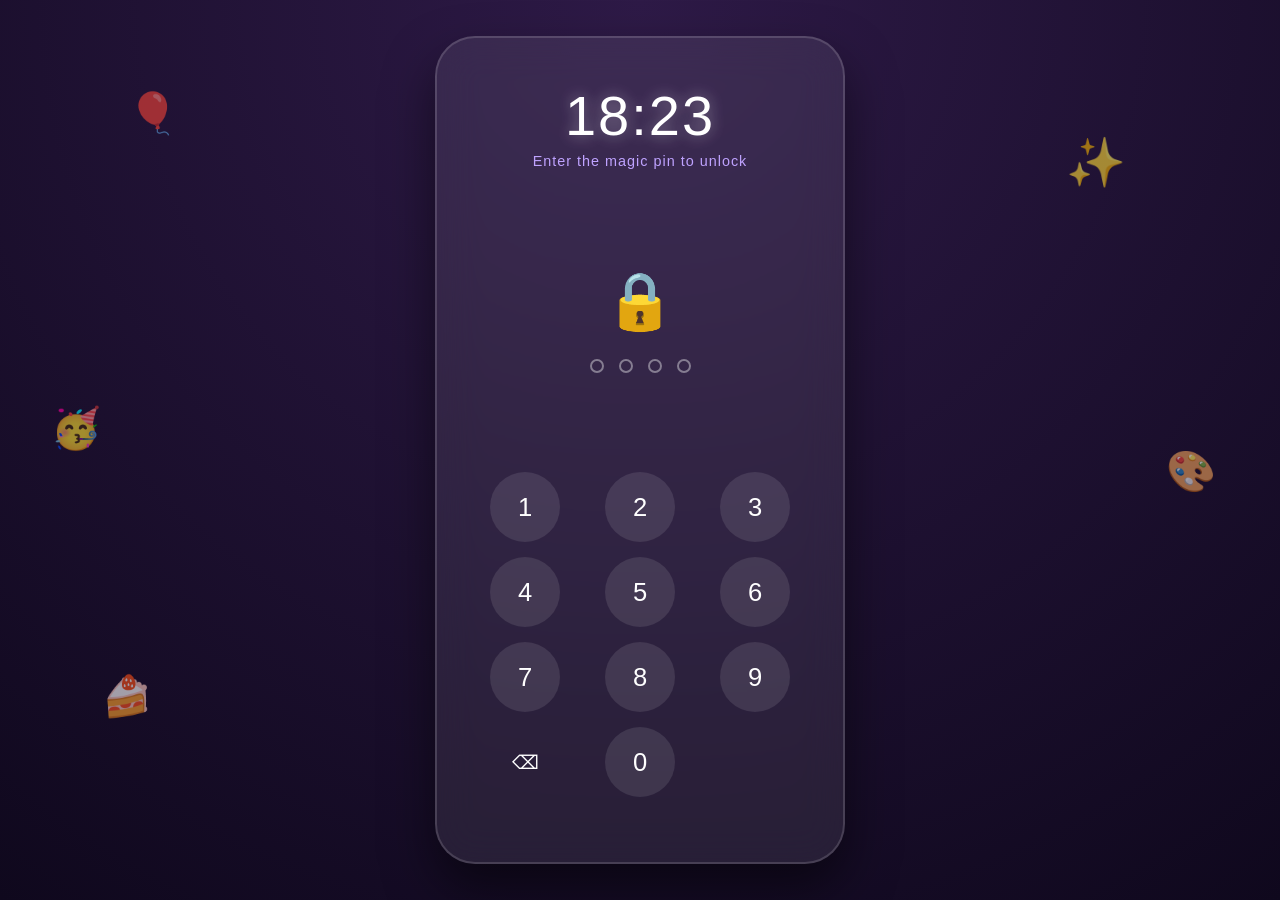
<file: bdayyyyy/index.html>
<!DOCTYPE html>
<html lang="en">
<head>
    <meta charset="UTF-8">
    <meta name="viewport" content="width=device-width, initial-scale=1.0">
    <title>Unlock Your Surprise 🔐</title>
    <link rel="stylesheet" href="1.css">
</head>
<body>

    <div class="doodle d1">🎈</div>
    <div class="doodle d2">✨</div>
    <div class="doodle d3">🍰</div>
    <div class="doodle d4">🎨</div>
    <div class="doodle d5">🥳</div>

    <div class="lock-screen-container">
        
        <div class="header-zone">
            <div class="time-display" id="clock">00:00</div>
            <p class="hint-text">Enter the magic pin to unlock</p>
        </div>

        <div class="lock-zone">
            <div class="lock-icon" id="lockWrapper">
                <span class="shackle"></span>
                <span class="body">🔒</span>
            </div>
            
            <div class="pin-dots">
                <div class="dot"></div>
                <div class="dot"></div>
                <div class="dot"></div>
                <div class="dot"></div>
            </div>
        </div>

        <div class="keypad-zone">
            <div class="keypad-row">
                <button class="key" onclick="pressKey(1)">1</button>
                <button class="key" onclick="pressKey(2)">2</button>
                <button class="key" onclick="pressKey(3)">3</button>
            </div>
            <div class="keypad-row">
                <button class="key" onclick="pressKey(4)">4</button>
                <button class="key" onclick="pressKey(5)">5</button>
                <button class="key" onclick="pressKey(6)">6</button>
            </div>
            <div class="keypad-row">
                <button class="key" onclick="pressKey(7)">7</button>
                <button class="key" onclick="pressKey(8)">8</button>
                <button class="key" onclick="pressKey(9)">9</button>
            </div>
            <div class="keypad-row">
                <button class="key clear-btn" onclick="clearPin()">⌫</button>
                <button class="key" onclick="pressKey(0)">0</button>
                <button class="key blank-btn"></button>
            </div>
        </div>

    </div>

    <script src="1.js"></script>
</body>
</html>
</file>
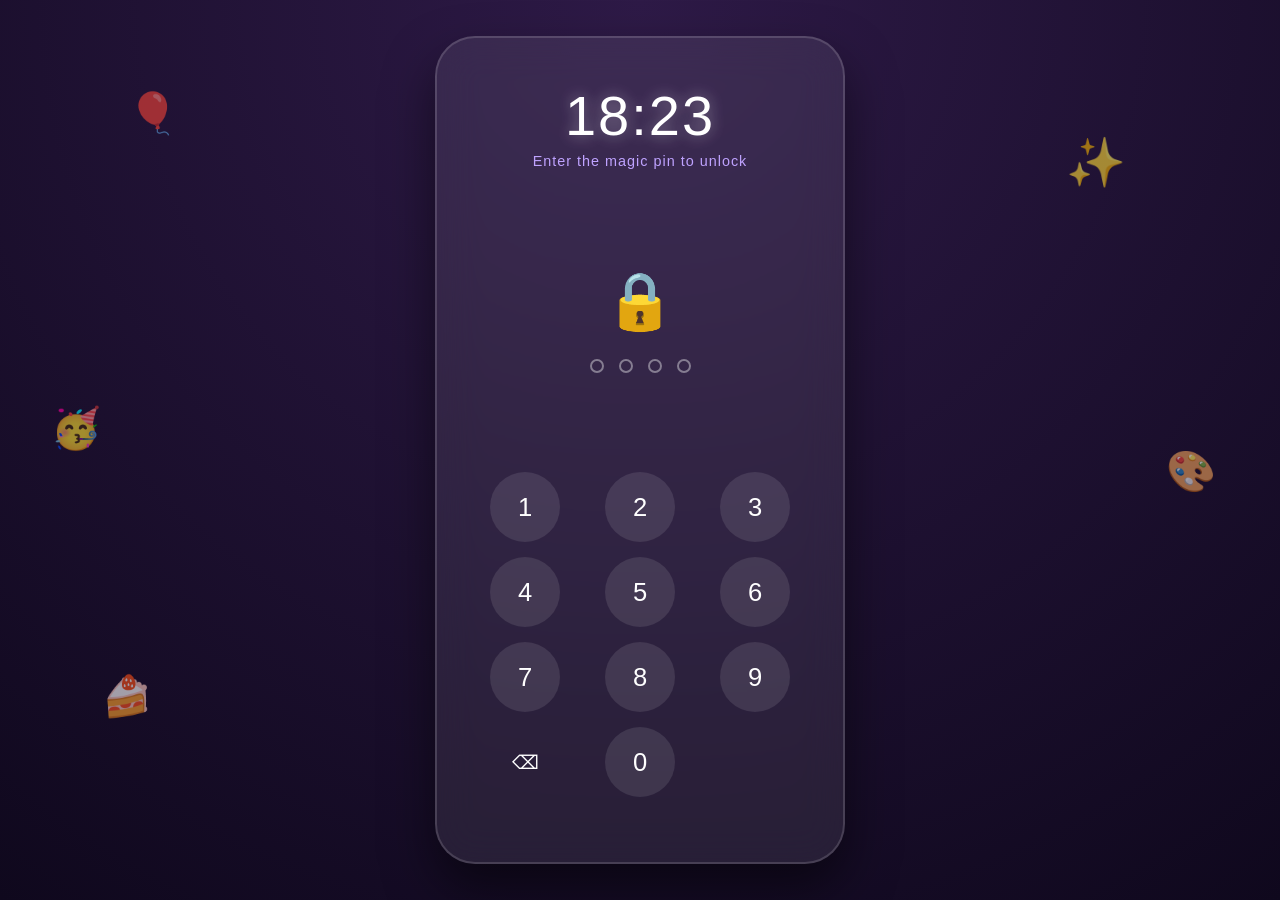
<file: bdayyyyy/1.html>
<!DOCTYPE html>
<html lang="en">
<head>
    <meta charset="UTF-8">
    <meta name="viewport" content="width=device-width, initial-scale=1.0">
    <title>Unlock Your Surprise 🔐</title>
    <link rel="stylesheet" href="1.css">
</head>
<body>

    <div class="doodle d1">🎈</div>
    <div class="doodle d2">✨</div>
    <div class="doodle d3">🍰</div>
    <div class="doodle d4">🎨</div>
    <div class="doodle d5">🥳</div>

    <div class="lock-screen-container">
        
        <div class="header-zone">
            <div class="time-display" id="clock">00:00</div>
            <p class="hint-text">Enter the magic pin to unlock</p>
        </div>

        <div class="lock-zone">
            <div class="lock-icon" id="lockWrapper">
                <span class="shackle"></span>
                <span class="body">🔒</span>
            </div>
            
            <div class="pin-dots">
                <div class="dot"></div>
                <div class="dot"></div>
                <div class="dot"></div>
                <div class="dot"></div>
            </div>
        </div>

        <div class="keypad-zone">
            <div class="keypad-row">
                <button class="key" onclick="pressKey(1)">1</button>
                <button class="key" onclick="pressKey(2)">2</button>
                <button class="key" onclick="pressKey(3)">3</button>
            </div>
            <div class="keypad-row">
                <button class="key" onclick="pressKey(4)">4</button>
                <button class="key" onclick="pressKey(5)">5</button>
                <button class="key" onclick="pressKey(6)">6</button>
            </div>
            <div class="keypad-row">
                <button class="key" onclick="pressKey(7)">7</button>
                <button class="key" onclick="pressKey(8)">8</button>
                <button class="key" onclick="pressKey(9)">9</button>
            </div>
            <div class="keypad-row">
                <button class="key clear-btn" onclick="clearPin()">⌫</button>
                <button class="key" onclick="pressKey(0)">0</button>
                <button class="key blank-btn"></button>
            </div>
        </div>

    </div>

    <script src="1.js"></script>
</body>
</html>
</file>
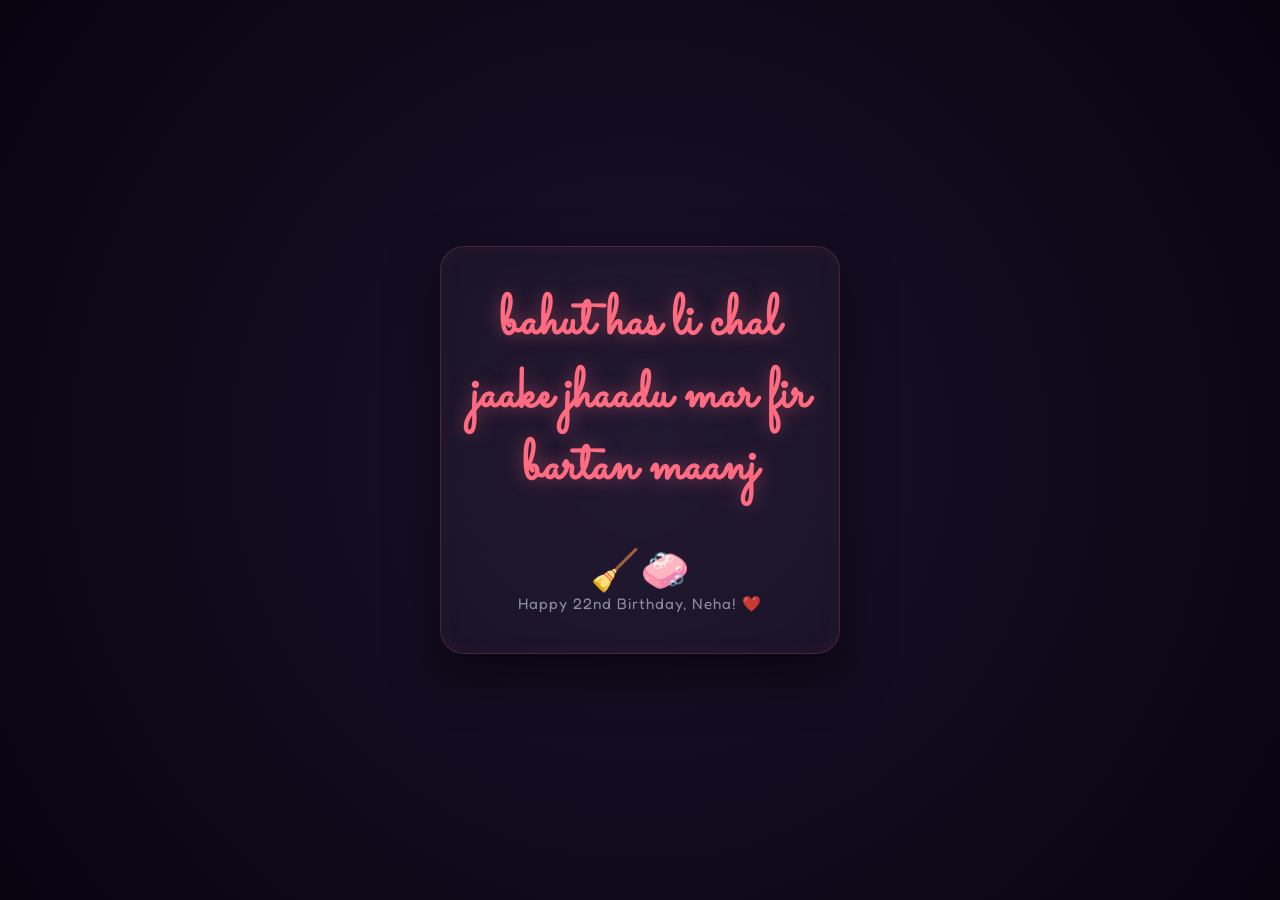
<file: bdayyyyy/chore-time.html>
<!DOCTYPE html>
<html lang="en">
<head>
    <meta charset="UTF-8">
    <meta name="viewport" content="width=device-width, initial-scale=1.0">
    <title>A Message From The Heart ❤️</title>
    <link rel="preconnect" href="https://fonts.googleapis.com">
    <link rel="preconnect" href="https://fonts.gstatic.com" crossorigin>
    <link href="https://fonts.googleapis.com/css2?family=Sacramento&family=Fredoka+One&display=swap" rel="stylesheet">
    <style>
        * {
            box-sizing: border-box;
            margin: 0;
            padding: 0;
        }

        body {
            background: radial-gradient(circle at center, #1b122c 0%, #080410 100%);
            min-height: 100vh;
            display: flex;
            justify-content: center;
            align-items: center;
            font-family: 'Fredoka One', cursive;
            overflow: hidden;
            padding: 20px;
        }

        /* The Elegant Message Board Card */
        .card {
            background: rgba(255, 255, 255, 0.03);
            border: 1px solid rgba(255, 107, 129, 0.2);
            padding: 40px 30px;
            border-radius: 24px;
            text-align: center;
            max-width: 400px;
            width: 100%;
            box-shadow: 0 20px 50px rgba(0, 0, 0, 0.6), 
                        inset 0 0 20px rgba(255, 107, 129, 0.05);
            backdrop-filter: blur(10px);
            -webkit-backdrop-filter: blur(10px);
            animation: cardEntrance 1.2s cubic-bezier(0.19, 1, 0.22, 1) forwards;
        }

        /* The Grand Punchline */
        .punchline {
            font-family: 'Sacramento', cursive;
            font-size: 3.5rem;
            font-weight: bold;
            color: #ff6b81;
            line-height: 1.3;
            margin-bottom: 25px;
            text-shadow: 0 0 20px rgba(255, 107, 129, 0.4);
        }

        /* Tiny Sweet Footnote */
        .sub-text {
            color: #a4b0be;
            font-size: 0.95rem;
            letter-spacing: 1px;
            opacity: 0.8;
        }

        .cleaning-emojis {
            font-size: 2.5rem;
            margin-top: 15px;
            display: inline-block;
            animation: bounce 0.6s infinite alternate;
        }

        /* Sophisticated Animations */
        @keyframes cardEntrance {
            from { opacity: 0; transform: translateY(30px) scale(0.95); }
            to { opacity: 1; transform: translateY(0) scale(1); }
        }

        @keyframes bounce {
            from { transform: translateY(0); }
            to { transform: translateY(-10px); }
        }
    </style>
</head>
<body>

    <div class="card">
        <h1 class="punchline">bahut has li chal jaake jhaadu mar fir bartan maanj</h1>
        <div class="cleaning-emojis">🧹🧼</div>
        <p class="sub-text">Happy 22nd Birthday, Neha! ❤️</p>
    </div>

</body>
</html>
</file>
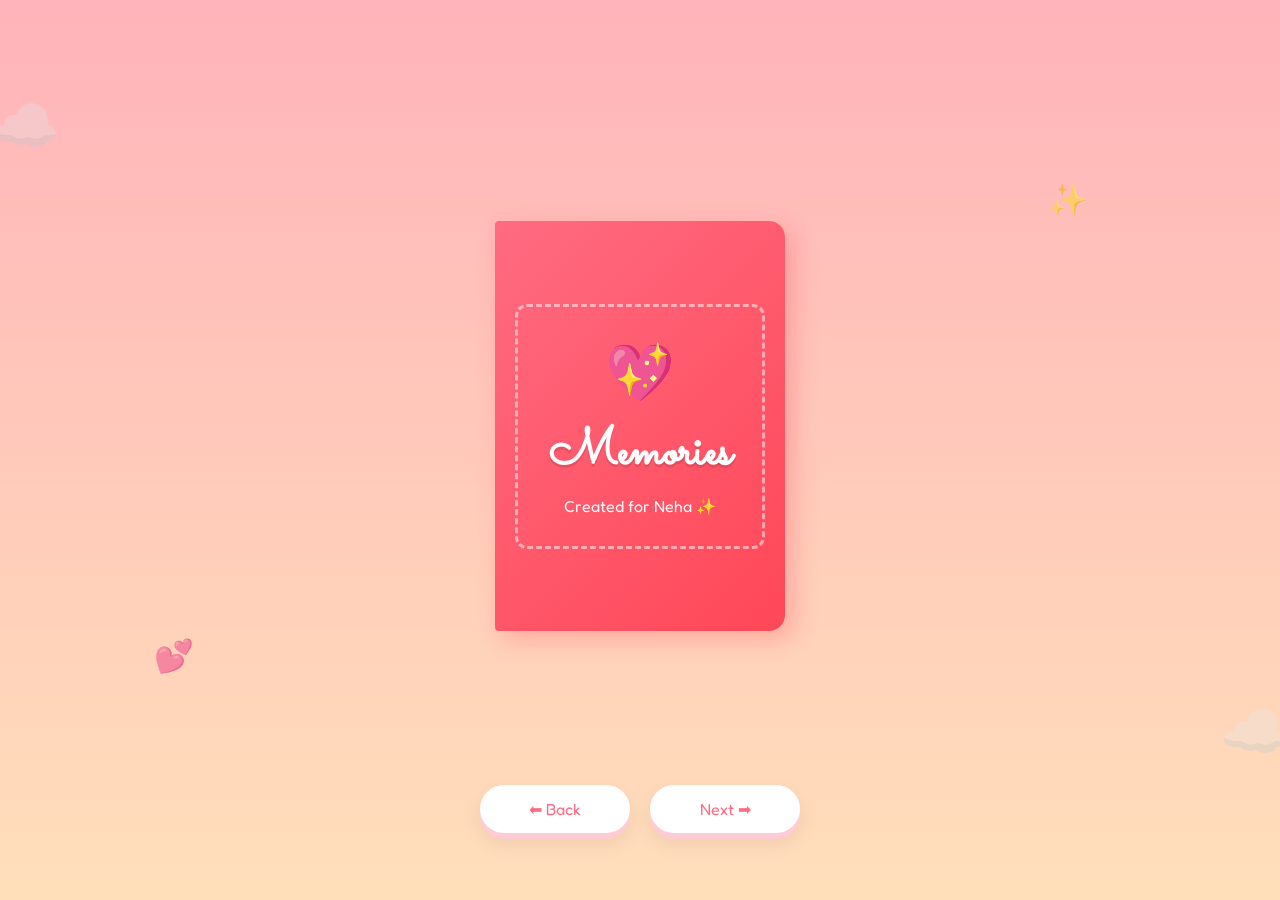
<file: bdayyyyy/gallery.html>
<!DOCTYPE html>
<html lang="en">
<head>
    <meta charset="UTF-8">
    <meta name="viewport" content="width=device-width, initial-scale=1.0">
    <title>Our Memory Book ✨</title>
    <link rel="preconnect" href="https://fonts.googleapis.com">
    <link rel="preconnect" href="https://fonts.gstatic.com" crossorigin>
    <link href="https://fonts.googleapis.com/css2?family=Fredoka+One&family=Sacramento&display=swap" rel="stylesheet">
    <link rel="stylesheet" href="gallery.css">
</head>
<body>

    <!-- Cute Ambient Backdrop Decorations -->
    <div class="cloud c1">☁️</div>
    <div class="cloud c2">☁️</div>
    <div class="sparkle sp1">✨</div>
    <div class="sparkle sp2">💕</div>

    <div class="gallery-container">
        
        <!-- THE 3D BOOK MATRIX -->
        <div class="book" id="storybook">
            
            <!-- Page 0: FRONT COVER -->
            <div class="page cover-front active" id="p0">
                <div class="page-content">
                    <div class="cover-design">
                        <div class="heart-badge">💖</div>
                        <h1>Memories</h1>
                        <p class="sub-line">Created for Neha ✨</p>
                    </div>
                </div>
            </div>

            <!-- Page 1 -->
            <div class="page" id="p1">
                <div class="page-content">
                    <div class="photo-frame">
                        <img src="1.jpg" alt="Neha 1">
                        <p class="caption">Coolest aesthetics! 😎✨</p>
                    </div>
                </div>
            </div>

            <!-- Page 2 -->
            <div class="page" id="p2">
                <div class="page-content">
                    <div class="photo-frame">
                        <img src="2.jpg" alt="Neha 2">
                        <p class="caption">Stunning views, prettier you 🌅</p>
                    </div>
                </div>
            </div>

            <!-- Page 3 -->
            <div class="page" id="p3">
                <div class="page-content">
                    <div class="photo-frame">
                        <img src="3.jpg" alt="Neha 3">
                        <p class="caption">Golden hour perfection ✨</p>
                    </div>
                </div>
            </div>

            <!-- Page 4 -->
            <div class="page" id="p4">
                <div class="page-content">
                    <div class="photo-frame">
                        <img src="4.jpg" alt="Neha 4">
                        <p class="caption">Most beautiful smile 🥰</p>
                    </div>
                </div>
            </div>

            <!-- Page 5 -->
            <div class="page" id="p5">
                <div class="page-content">
                    <div class="photo-frame">
                        <img src="5.jpg" alt="Neha 5">
                        <p class="caption">Enjoying the rain 🌧️❤️</p>
                    </div>
                </div>
            </div>

            <!-- Page 6 -->
            <div class="page" id="p6">
                <div class="page-content">
                    <div class="photo-frame">
                        <img src="6.jpg" alt="Neha 6">
                        <p class="caption">Sweeter than flowers 🌸</p>
                    </div>
                </div>
            </div>

            <!-- Page 7 -->
            <div class="page" id="p7">
                <div class="page-content">
                    <div class="photo-frame">
                        <img src="7.jpg" alt="Neha 7">
                        <p class="caption">Radiating grace 💖</p>
                    </div>
                </div>
            </div>

            <!-- Page 8 -->
            <div class="page" id="p8">
                <div class="page-content">
                    <div class="photo-frame">
                        <img src="8.jpg" alt="Neha 8">
                        <p class="caption">Elegant in every shade ✨</p>
                    </div>
                </div>
            </div>

            <!-- Page 9 -->
            <div class="page" id="p9">
                <div class="page-content">
                    <div class="photo-frame">
                        <img src="9.jpg" alt="Neha 9">
                        <p class="caption">Cuteness overloaded! 🧸</p>
                    </div>
                </div>
            </div>

            <!-- Page 10 -->
            <div class="page" id="p10">
                <div class="page-content">
                    <div class="photo-frame">
                        <img src="10.jpg" alt="Neha 10">
                        <p class="caption">Double the cuteness! 💕</p>
                    </div>
                </div>
            </div>

            <!-- Page 11: BACK COVER -->
           <!-- Page 11: BACK COVER -->
<div class="page cover-back" id="p11">
    <div class="page-content">
        <div class="back-design">
            <h2>The End ❤️</h2>
            <p>To many more chapters together!</p>
            
            <!-- This beautiful button links directly to your envelope page! -->
            <a href="envelope.html" class="final-letter-btn">Open Your Final Letter 💌</a>
        </div>
    </div>
</div>

        </div>

        <!-- Touch-Friendly Controller Navigation Buttons -->
        <div class="controls-zone">
            <button class="nav-btn" onclick="prevPage()">⬅ Back</button>
            <button class="nav-btn" onclick="nextPage()">Next ➡</button>
        </div>

    </div>

    <script src="gallery.js"></script>
</body>
</html>
</file>
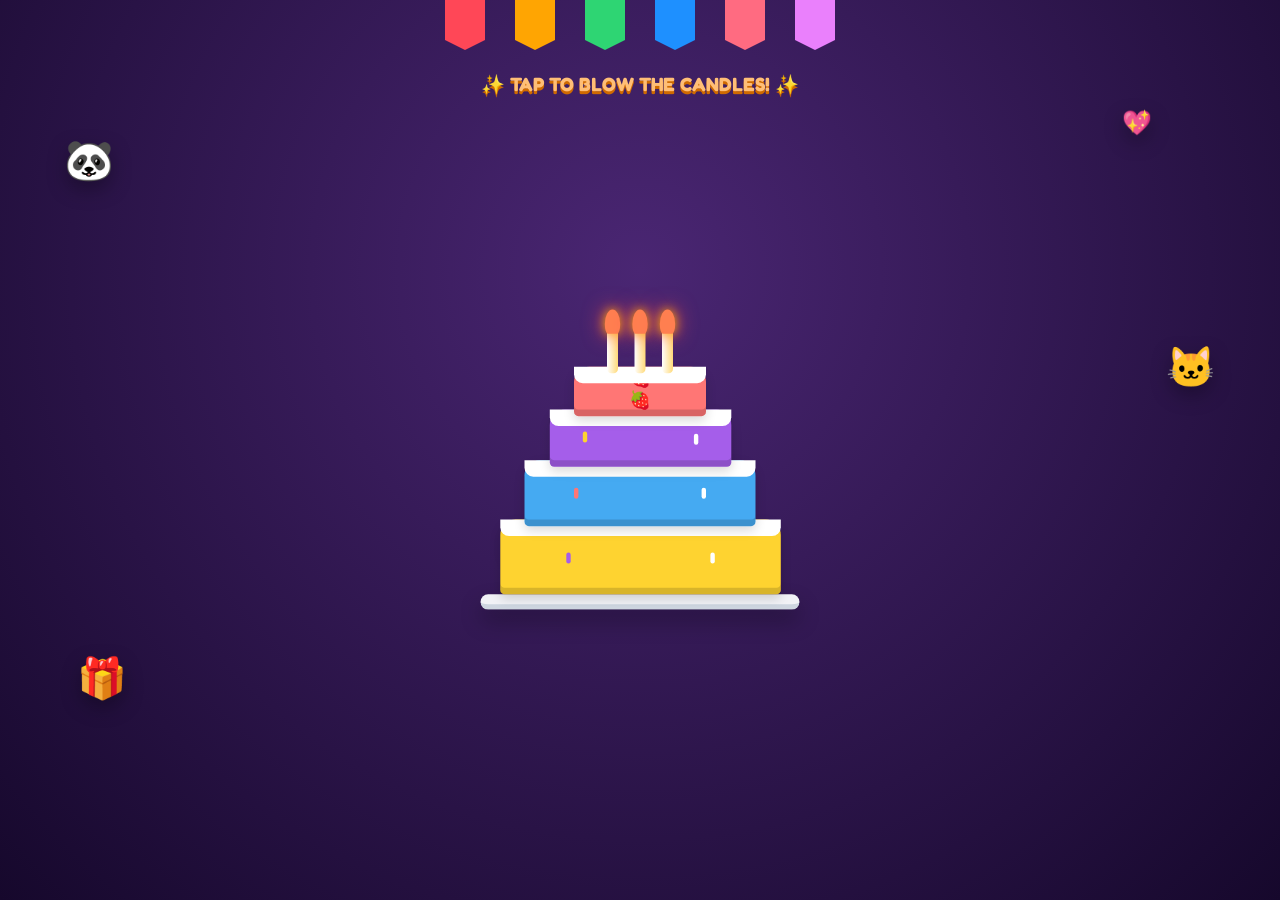
<file: bdayyyyy/wishes.html>
<!DOCTYPE html>
<html lang="en">
<head>
    <meta charset="UTF-8">
    <meta name="viewport" content="width=device-width, initial-scale=1.0">
    <title>For Someone Special ✨</title>
    <link rel="preconnect" href="https://fonts.googleapis.com">
    <link rel="preconnect" href="https://fonts.gstatic.com" crossorigin>
    <link href="https://fonts.googleapis.com/css2?family=Sacramento&family=Fredoka+One&display=swap" rel="stylesheet">
    <link rel="stylesheet" href="cke.css">
</head>
<body>

    <div class="sticker panda-sticker">🐼</div>
    <div class="sticker cat-sticker">🐱</div>
    <div class="sticker gift-sticker">🎁</div>
    <div class="sticker heart-sticker h1">💖</div>
    <div class="sticker heart-sticker h2">💝</div>
    <div class="sticker icecream-sticker">🍦</div>

    <div class="garland">
        <span class="flag segment-1"></span>
        <span class="flag segment-2"></span>
        <span class="flag segment-3"></span>
        <span class="flag segment-4"></span>
        <span class="flag segment-5"></span>
        <span class="flag segment-6"></span>
    </div>

    <div class="wishes-container">
        
        <div class="text-zone">
            <h2 id="instruction" class="game-font-instruction">✨ TAP TO BLOW THE CANDLES! ✨</h2>
            <h1 id="birthday-greeting" class="glowing-cursive-text hidden">Happy Birthday Neha</h1>
        </div>

        <div class="cake-wrapper" id="cakeContainer" onclick="blowCandle()">
            
            <div class="candle-row">
                <div class="candle c1"><div class="flame" id="f1"></div></div>
                <div class="candle c2"><div class="flame" id="f2"></div></div>
                <div class="candle c3"><div class="flame" id="f3"></div></div>
            </div>
            
            <div class="giant-cake">
                <div class="cake-tier tier-4">
                    <div class="dripping-cream cream-pink"></div>
                    <div class="berry b1">🍓</div><div class="berry b2">🍓</div>
                </div>
                <div class="cake-tier tier-3">
                    <div class="dripping-cream cream-purple"></div>
                    <div class="sprinkle s1"></div><div class="sprinkle s2"></div>
                </div>
                <div class="cake-tier tier-2">
                    <div class="dripping-cream cream-blue"></div>
                    <div class="sprinkle s3"></div><div class="sprinkle s4"></div>
                </div>
                <div class="cake-tier tier-1">
                    <div class="dripping-cream cream-yellow"></div>
                    <div class="sprinkle s5"></div><div class="sprinkle s6"></div>
                </div>
            </div>
            
            <div class="royal-plate"></div>
        </div>

        <div id="next-action" class="hidden">
            <a href="gallery.html" class="cute-bounce-btn">Our Memory Lane ➔</a>
        </div>
    </div>

    <div id="party-container"></div>

    <script src="cke.js"></script>
</body>
</html>
</file>
<file: bdayyyyy/1.css>
/* Core Setup */
* {
    box-sizing: border-box;
    margin: 0;
    padding: 0;
    font-family: 'Segoe UI', Roboto, Helvetica, Arial, sans-serif;
    user-select: none;
    -webkit-user-select: none;
}

body {
    background: radial-gradient(circle at top, #2e1a47 0%, #0f081d 100%);
    min-height: 100vh;
    display: flex;
    justify-content: center;
    align-items: center;
    overflow: hidden;
    position: relative;
}

/* Floating Animated Stickers/Doodles */
.doodle {
    position: absolute;
    font-size: 2.5rem;
    opacity: 0.6;
    animation: floatAround 6s ease-in-out infinite alternate;
}
.d1 { top: 10%; left: 10%; animation-delay: 0s; }
.d2 { top: 15%; right: 12%; animation-delay: 1.5s; font-size: 3rem; }
.d3 { bottom: 20%; left: 8%; animation-delay: 3s; }
.d4 { bottom: 45%; right: 5%; animation-delay: 0.5s; }
.d5 { top: 45%; left: 4%; animation-delay: 2.2s; }

@keyframes floatAround {
    0% { transform: translateY(0) rotate(0deg) scale(1); }
    100% { transform: translateY(-20px) rotate(15deg) scale(1.1); }
}

/* Mobile Canvas Frame */
.lock-screen-container {
    width: 100%;
    max-width: 410px;
    height: 92vh;
    max-height: 840px;
    background: rgba(255, 255, 255, 0.08);
    backdrop-filter: blur(20px);
    -webkit-backdrop-filter: blur(20px);
    border: 2px solid rgba(255, 255, 255, 0.15);
    border-radius: 40px;
    padding: 30px 20px;
    display: flex;
    flex-direction: column;
    justify-content: space-between;
    align-items: center;
    box-shadow: 0 25px 50px rgba(0,0,0,0.5);
    position: relative;
    z-index: 10;
}

/* Top Clock Zone */
.header-zone {
    text-align: center;
    margin-top: 15px;
}
.time-display {
    font-size: 3.5rem;
    font-weight: 300;
    color: #fff;
    text-shadow: 0 0 15px rgba(255,255,255,0.4);
    letter-spacing: 2px;
}
.hint-text {
    color: #bfa3ff;
    font-size: 0.9rem;
    margin-top: 5px;
    letter-spacing: 1px;
}

/* Center Lock Zone */
.lock-zone {
    display: flex;
    flex-direction: column;
    align-items: center;
    gap: 25px;
}
.lock-icon {
    font-size: 3.5rem;
    cursor: pointer;
    animation: pulseGlow 2s infinite alternate;
    transition: transform 0.2s;
}
@keyframes pulseGlow {
    0% { transform: scale(1); filter: drop-shadow(0 0 5px rgba(255,107,129,0.4)); }
    100% { transform: scale(1.08); filter: drop-shadow(0 0 20px rgba(255,107,129,0.8)); }
}

/* Shake animation for wrong pins */
.shake {
    animation: shakeAnim 0.4s ease-in-out !important;
}
@keyframes shakeAnim {
    0%, 100% { transform: translateX(0); }
    20%, 60% { transform: translateX(-10px); }
    40%, 80% { transform: translateX(10px); }
}

/* PIN Indicator Dots */
.pin-dots {
    display: flex;
    gap: 15px;
}
.dot {
    width: 14px;
    height: 14px;
    border: 2px solid rgba(255, 255, 255, 0.4);
    border-radius: 50%;
    transition: background-color 0.2s, box-shadow 0.2s;
}
.dot.active {
    background-color: #ff6b81;
    border-color: #ff6b81;
    box-shadow: 0 0 12px #ff6b81;
}

/* Bottom Keypad Zone */
.keypad-zone {
    width: 100%;
    max-width: 300px;
    margin-bottom: 20px;
}
.keypad-row {
    display: flex;
    justify-content: space-between;
    margin-bottom: 15px;
}
.key {
    width: 70px;
    height: 70px;
    border-radius: 50%;
    border: none;
    background: rgba(255, 255, 255, 0.1);
    color: white;
    font-size: 1.6rem;
    font-weight: 500;
    display: flex;
    justify-content: center;
    align-items: center;
    cursor: pointer;
    transition: background 0.1s, transform 0.1s;
    -webkit-tap-highlight-color: transparent;
}
.key:active {
    background: rgba(255, 255, 255, 0.3);
    transform: scale(0.9);
}
.clear-btn, .blank-btn {
    background: transparent;
    font-size: 1.2rem;
}
.clear-btn:active {
    background: transparent;
}
</file>
<file: bdayyyyy/gallery.css>
/* Core Styling Setup */
* {
    box-sizing: border-box;
    margin: 0;
    padding: 0;
}

body {
    background: linear-gradient(180deg, #ffb3ba 0%, #ffdfba 100%);
    min-height: 100vh;
    display: flex;
    justify-content: center;
    align-items: center;
    font-family: 'Fredoka One', cursive;
    overflow: hidden;
    position: relative;
}

/* Cute Floating Decorative Background Elements */
.cloud { position: absolute; font-size: 3.5rem; opacity: 0.3; z-index: 1; }
.c1 { top: 10%; left: -10px; animation: floatLeftRight 8s infinite alternate ease-in-out; }
.c2 { bottom: 15%; right: -10px; animation: floatLeftRight 6s infinite alternate-reverse ease-in-out; }
.sparkle { position: absolute; font-size: 2rem; opacity: 0.6; }
.sp1 { top: 20%; right: 15%; }
.sp2 { bottom: 25%; left: 12%; }

@keyframes floatLeftRight {
    0% { transform: translateX(0) translateY(0); }
    100% { transform: translateX(30px) translateY(-10px); }
}

.gallery-container {
    width: 100%;
    max-width: 420px;
    height: 94vh;
    display: flex;
    flex-direction: column;
    justify-content: space-between;
    align-items: center;
    padding: 40px 15px;
    z-index: 10;
}

/* --- THE 3D BOOK CONTAINER --- */
.book {
    width: 290px;
    height: 410px;
    position: relative;
    perspective: 1500px; /* Essential for depth perspective of page flips */
    margin: auto 0;
}

/* Page base properties */
.page {
    width: 100%;
    height: 100%;
    position: absolute;
    top: 0; left: 0;
    transform-origin: left center; /* Sets page pivot hinge on the left edge */
    transform-style: preserve-3d;
    transition: transform 0.6s cubic-bezier(0.645, 0.045, 0.355, 1);
    z-index: 1;
    display: none; /* Controlled by active status classes */
    pointer-events: none;
}

.page.active {
    display: block;
    z-index: 5;
    pointer-events: auto;
}

/* Page inner sheets sheets */
.page-content {
    width: 100%;
    height: 100%;
    background: #fffdf6;
    border-radius: 4px 16px 16px 4px;
    box-shadow: 5px 5px 20px rgba(0,0,0,0.15);
    padding: 20px;
    backface-visibility: hidden; /* Stops content from looking mirrored backwards */
    border-left: 5px solid #ffccd5; /* Visual spine binding simulation */
}

/* Page turned over styling state */
.page.flipped {
    transform: rotateY(-180deg);
    z-index: 2;
}

/* --- FRONT COVER STYLING --- */
.cover-front .page-content {
    background: linear-gradient(135deg, #ff6b81, #ff4757);
    color: white;
    display: flex;
    justify-content: center;
    align-items: center;
    border-left: none;
    box-shadow: 8px 8px 25px rgba(255, 71, 87, 0.3);
}

.cover-design {
    text-align: center;
    border: 3px dashed rgba(255,255,255,0.5);
    padding: 30px 15px;
    border-radius: 12px;
    width: 100%;
}
.cover-design h1 {
    font-family: 'Sacramento', cursive;
    font-size: 3.2rem;
    margin-bottom: 5px;
    text-shadow: 0 3px 0px rgba(0,0,0,0.1);
}
.heart-badge { font-size: 3.5rem; margin-bottom: 10px; animation: bounce 1s infinite alternate; }

/* --- PHOTO PAGE LAYOUTS --- */
.photo-frame {
    display: flex;
    flex-direction: column;
    height: 100%;
    justify-content: space-between;
    align-items: center;
}
.photo-frame img {
    width: 100%;
    height: 290px;
    object-fit: cover;
    border-radius: 8px;
    border: 6px solid white;
    box-shadow: 0 4px 10px rgba(0,0,0,0.1);
}
.caption {
    font-family: 'Sacramento', cursive;
    font-size: 1.8rem;
    color: #4a374a;
    text-align: center;
    margin-top: 10px;
}

/* --- BACK COVER STYLING --- */
.cover-back .page-content {
    background: linear-gradient(135deg, #2f3542, #57606f);
    color: white;
    display: flex;
    justify-content: center;
    align-items: center;
    text-align: center;
}

/* --- BOTTOM CONTROLLER BUTTONS --- */
.controls-zone {
    display: flex;
    width: 100%;
    max-width: 320px;
    justify-content: space-between;
    gap: 20px;
}
.nav-btn {
    flex: 1;
    background: white;
    border: none;
    padding: 14px 20px;
    border-radius: 50px;
    font-family: 'Fredoka One', cursive;
    font-size: 1rem;
    color: #ff6b81;
    box-shadow: 0 6px 0px #ffccd5, 0 10px 20px rgba(0,0,0,0.08);
    cursor: pointer;
    transition: transform 0.1s;
}
.nav-btn:active {
    transform: translateY(4px);
    box-shadow: 0 2px 0px #ffccd5, 0 5px 10px rgba(0,0,0,0.08);
}
.final-letter-btn {
    display: inline-block;
    margin-top: 20px;
    padding: 12px 24px;
    background: #ff6b81;
    color: white;
    font-family: 'Fredoka One', cursive;
    text-decoration: none;
    border-radius: 25px;
    font-size: 0.9rem;
    box-shadow: 0 4px 15px rgba(255, 107, 129, 0.4);
    transition: transform 0.2s ease, background 0.2s ease;
}

.final-letter-btn:active {
    transform: scale(0.95);
    background: #ff4757;
}
</file>
<file: bdayyyyy/cke.css>
/* Core Document Properties */
* {
    box-sizing: border-box;
    margin: 0;
    padding: 0;
}

body {
    background: radial-gradient(circle at 50% 30%, #4a2673 0%, #16082c 100%);
    min-height: 100vh;
    display: flex;
    justify-content: center;
    align-items: center;
    font-family: 'Fredoka One', cursive;
    overflow: hidden;
    position: relative;
}

.wishes-container {
    width: 100%;
    max-width: 420px;
    height: 94vh;
    display: flex;
    flex-direction: column;
    justify-content: space-between;
    align-items: center;
    padding: 30px 15px;
    z-index: 10;
}

/* --- DECORATIONS & STICKERS --- */
.sticker {
    position: absolute;
    font-size: 2.5rem;
    filter: drop-shadow(0 8px 10px rgba(0,0,0,0.3));
    z-index: 2;
}
.panda-sticker { top: 15%; left: 5%; animation: dance 2s ease-in-out infinite alternate; }
.cat-sticker { top: 38%; right: 5%; animation: dance 1.6s ease-in-out infinite alternate-reverse; }
.gift-sticker { bottom: 22%; left: 6%; }
.heart-sticker { font-size: 1.5rem; }
.h1 { top: 12%; right: 10%; }
.h2 { bottom: 38%; left: 40%; }

@keyframes dance {
    0% { transform: translateY(0) rotate(-10deg); }
    100% { transform: translateY(-10px) rotate(10deg); }
}

.garland {
    position: absolute;
    top: 0; width: 100%; max-width: 420px;
    display: flex; justify-content: space-around; z-index: 3;
}
.flag {
    width: 40px; height: 50px;
    clip-path: polygon(0 0, 100% 0, 100% 80%, 50% 100%, 0 80%);
}
.segment-1 { background: #ff4757; }
.segment-2 { background: #ffa502; }
.segment-3 { background: #2ed573; }
.segment-4 { background: #1e90ff; }
.segment-5 { background: #ff6b81; }
.segment-6 { background: #ea80fc; }

/* --- TYPOGRAPHY ENGINE --- */
.game-font-instruction {
    color: #ffbe76;
    font-size: 1.2rem;
    text-shadow: 0 3px 0px #cf6a00;
    text-align: center;
    margin-top: 15px;
}

.glowing-cursive-text {
    font-family: 'Sacramento', cursive;
    font-size: 4rem;
    color: #fff;
    text-shadow: 0 0 10px #ff6b81, 0 0 25px #ff4757;
    text-align: center;
}

.hidden { display: none !important; }

/* --- THE CAKE RE-BUILD (FIXES HALF-CAKE GLITCH) --- */
.cake-wrapper {
    cursor: pointer;
    display: block; /* Switched to block layout container */
    width: 100%;
    max-width: 320px;
    margin: auto auto;
    text-align: center;
    transform: scale(1.1);
}

.candle-row {
    display: flex;
    justify-content: center;
    gap: 15px;
    margin-bottom: -5px;
    position: relative;
    z-index: 10;
}
.candle {
    width: 10px; height: 40px;
    background: linear-gradient(to right, #fff, #ffda79);
    border-radius: 4px;
    position: relative;
}
.flame {
    width: 14px; height: 22px;
    background: #ff7f50;
    border-radius: 50% 50% 20% 20% / 60% 60% 40% 40%;
    position: absolute; top: -18px; left: -2px;
    box-shadow: 0 0 10px #ffaa00, 0 0 20px #ff4757;
    animation: flicker 0.15s infinite alternate;
}
@keyframes flicker {
    0% { transform: scale(1); }
    100% { transform: scale(1.15) rotate(3deg); }
}

/* Enforcing absolute center loading on all tiers */
.giant-cake {
    width: 100%;
}

.cake-tier {
    position: relative;
    border-radius: 14px 14px 4px 4px;
    box-shadow: inset 0 -6px 0 rgba(0,0,0,0.15), 0 4px 10px rgba(0,0,0,0.15);
    margin: -6px auto 0 auto; /* Forces browser to center block horizontally */
}

.tier-4 { width: 120px; height: 45px; background: #ff7675; z-index: 4; }
.tier-3 { width: 165px; height: 52px; background: #a55eea; z-index: 3; }
.tier-2 { width: 210px; height: 60px; background: #45aaf2; z-index: 2; }
.tier-1 { width: 255px; height: 68px; background: #fed330; z-index: 1; }

.dripping-cream {
    position: absolute;
    top: 0; left: 0; width: 100%; height: 15px;
    background: #ffffff;
    border-radius: 0 0 8px 8px;
}

.sprinkle { position: absolute; width: 4px; height: 10px; border-radius: 4px; background: #fff; }
.s1 { top: 20px; left: 30px; background: #fed330; }
.s2 { top: 22px; right: 30px; }
.s3 { top: 25px; left: 45px; background: #ff7675; }
.s4 { top: 25px; right: 45px; }
.s5 { top: 30px; left: 60px; background: #a55eea; }
.s6 { top: 30px; right: 60px; }

.royal-plate {
    width: 290px; height: 14px;
    background: #f1f2f6;
    border-bottom: 5px solid #ced6e0;
    border-radius: 20px;
    box-shadow: 0 10px 20px rgba(0,0,0,0.3);
    margin: 0 auto;
    z-index: 0;
    position: relative;
}

/* --- NAVIGATION TRIGGER --- */
.cute-bounce-btn {
    display: inline-block;
    background: linear-gradient(135deg, #ff4757, #ff6b81);
    color: white;
    padding: 14px 35px;
    text-decoration: none;
    border-radius: 50px;
    font-size: 1.1rem;
    box-shadow: 0 6px 0px #b33939, 0 10px 20px rgba(255, 71, 87, 0.4);
    animation: bounceBtn 0.8s infinite alternate;
}
@keyframes bounceBtn {
    0% { transform: translateY(0); }
    100% { transform: translateY(-4px); }
}

/* --- LIVE PARTY PARTICLES --- */
#party-container {
    position: absolute;
    top: 0; left: 0; width: 100%; height: 100%;
    pointer-events: none;
    z-index: 99;
}
.balloon {
    position: absolute;
    bottom: -80px; width: 45px; height: 55px;
    border-radius: 50%; opacity: 0.8;
    animation: floatUp 4s linear forwards;
}
@keyframes floatUp {
    0% { transform: translateY(0) translateX(0); }
    100% { transform: translateY(-115vh) translateX(var(--drift)); }
}
.confetti {
    position: absolute;
    width: 8px; height: 8px;
    animation: bangOut 1.2s cubic-bezier(0.1, 0.8, 0.3, 1) forwards;
}
@keyframes bangOut {
    0% { bottom: 0; left: var(--start-x); transform: scale(1); }
    100% { bottom: var(--dest-y); left: var(--dest-x); transform: scale(0.3) rotate(360deg); opacity: 0; }
}
</file>
